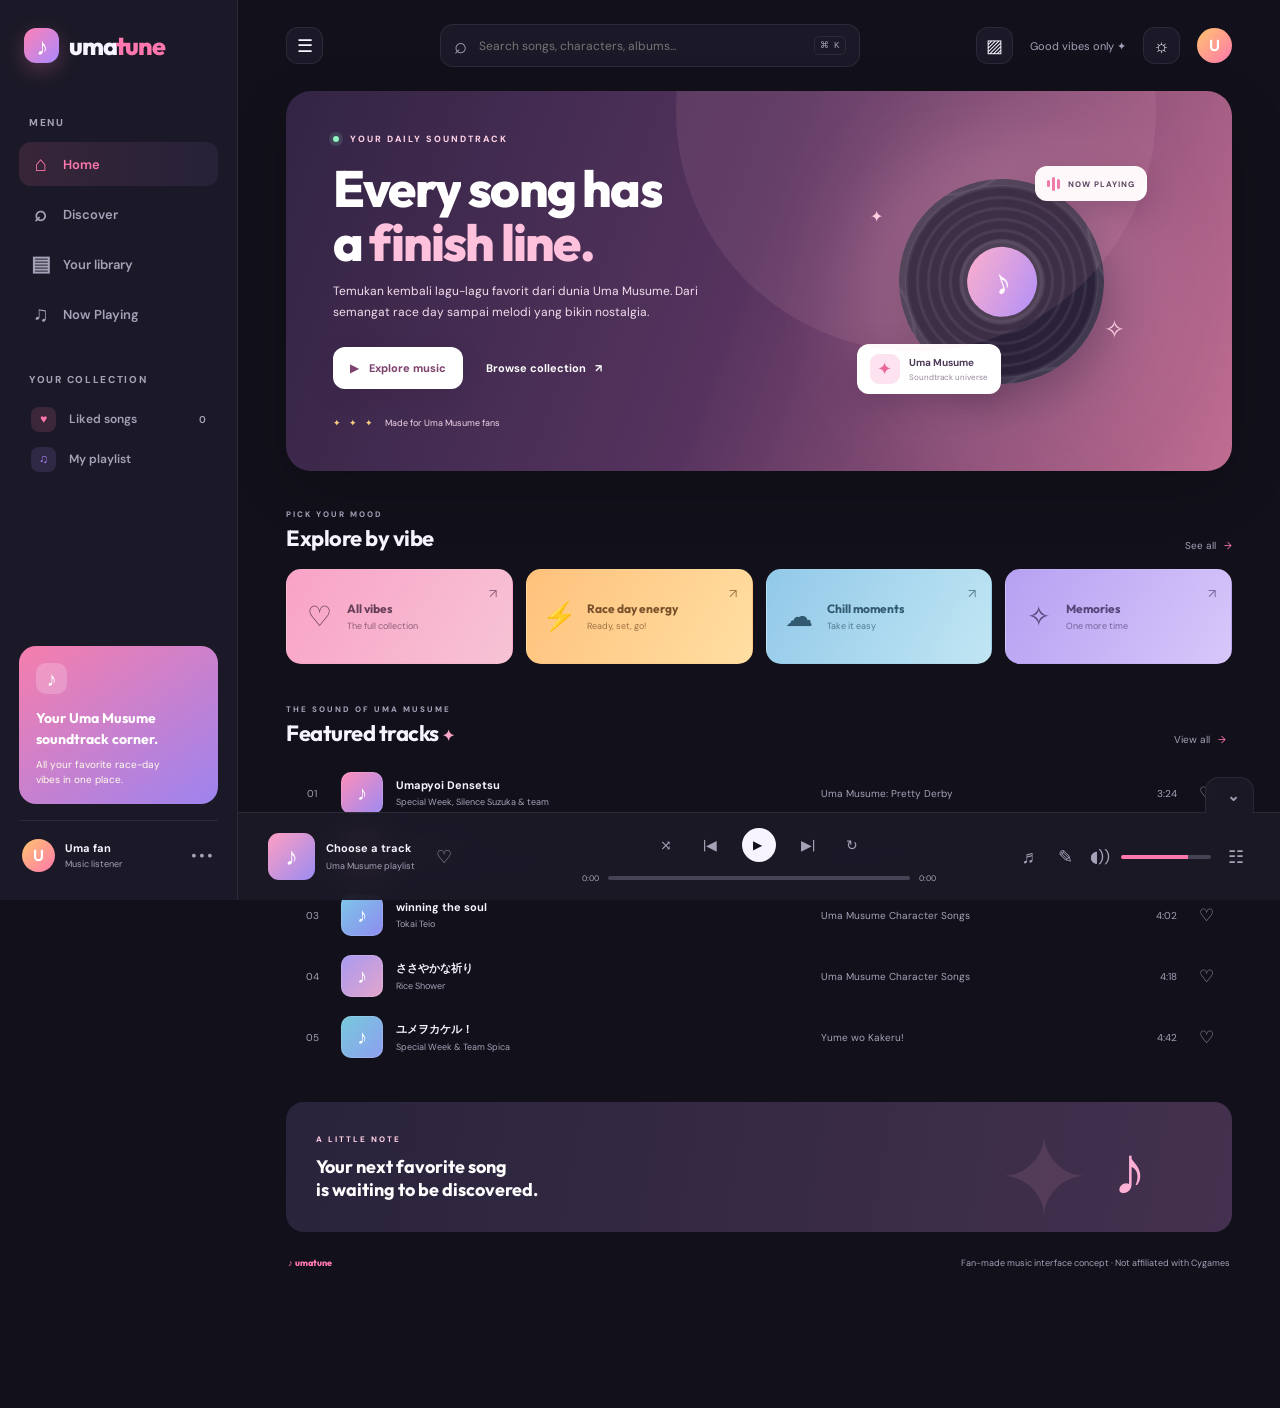
<file: index.html>
<!DOCTYPE html>
<html lang="id">
<head>
  <meta charset="UTF-8">
  <meta name="viewport" content="width=device-width, initial-scale=1.0">
  <meta name="theme-color" content="#171526">
  <title>UmaTune — Uma Musume Music</title>
  <link rel="preconnect" href="https://fonts.googleapis.com">
  <link rel="preconnect" href="https://fonts.gstatic.com" crossorigin>
  <link href="https://fonts.googleapis.com/css2?family=DM+Sans:wght@400;500;600;700;800&family=Outfit:wght@400;500;600;700;800&display=swap" rel="stylesheet">
  <link rel="stylesheet" href="style.css">
</head>
<body data-theme="dark">
  <div class="app-shell">
    <aside class="sidebar">
      <a class="brand" href="#" aria-label="UmaTune home">
        <span class="brand-mark">♪</span><span>uma<span class="brand-accent">tune</span></span>
      </a>
      <div class="side-label">MENU</div>
      <nav class="main-nav">
        <a class="nav-link active" href="index.html"><span>⌂</span> Home</a>
        <a class="nav-link" href="discover.html"><span>⌕</span> Discover</a>
        <a class="nav-link" href="library.html"><span>▤</span> Your library</a><a class="nav-link" href="now-playing.html"><span>♫</span> Now Playing</a>
      </nav>
      <div class="side-label playlist-label">YOUR COLLECTION</div>
      <a class="collection" href="library.html?favorites=1"><span class="collection-icon pink">♥</span><span>Liked songs</span><small id="liked-count">0</small></a>
      <a class="collection" href="library.html"><span class="collection-icon violet">♫</span><span>My playlist</span></a>
      <div class="sidebar-bottom">
        <div class="mini-promo">
          <div class="promo-orb">♪</div>
          <strong>Your Uma Musume<br>soundtrack corner.</strong>
          <p>All your favorite race-day vibes in one place.</p>
        </div>
        <div class="profile-row">
          <div class="avatar">U</div><div><b>Uma fan</b><small>Music listener</small></div>
          <span class="more">•••</span>
        </div>
      </div>
    </aside>

    <main class="main-content" id="home">
      <header class="topbar">
        <div class="mobile-brand"><span class="brand-mark">♪</span> umatune</div>
        <div class="search-wrap"><span class="search-icon">⌕</span><input id="search-input" type="search" placeholder="Search songs, characters, albums..." aria-label="Search music"><kbd>⌘ K</kbd></div>
        <div class="top-actions">
          <span class="greeting">Good vibes only ✦</span>
          <button class="icon-button theme-toggle" id="theme-toggle" aria-label="Switch theme" title="Ganti tema">☼</button>
          <button class="avatar top-avatar" aria-label="Profile">U</button>
        </div>
      </header>

      <section class="hero">
        <div class="hero-copy">
          <div class="eyebrow"><span class="live-dot"></span> YOUR DAILY SOUNDTRACK</div>
          <h1>Every song has<br>a <span>finish line.</span></h1>
          <p>Temukan kembali lagu-lagu favorit dari dunia Uma Musume. Dari semangat race day sampai melodi yang bikin nostalgia.</p>
          <div class="hero-actions">
            <button class="primary-button" id="hero-play"><span>▶</span> Explore music</button>
            <a class="text-button" href="#discover">Browse collection <span>↗</span></a>
          </div>
          <div class="hero-note"><span class="note-stars">✦ ✦ ✦</span> Made for Uma Musume fans</div>
        </div>
        <div class="hero-art" aria-label="Decorative colorful music artwork">
          <div class="art-glow"></div><div class="art-disc"><div class="disc-center">♪</div></div>
          <div class="floating-card card-top"><span class="tiny-eq"><i></i><i></i><i></i></span><span>NOW PLAYING</span></div>
          <div class="floating-card card-bottom"><span class="sparkle">✦</span><div><b>Uma Musume</b><small>Soundtrack universe</small></div></div>
          <div class="art-spark spark-one">✦</div><div class="art-spark spark-two">✧</div>
        </div>
      </section>

      <section class="content-section" id="discover">
        <div class="section-heading"><div><div class="eyebrow muted">PICK YOUR MOOD</div><h2>Explore by vibe</h2></div><a class="see-all" href="#library">See all <span>→</span></a></div>
        <div class="mood-grid">
          <button class="mood-card mood-pink" data-filter="All"><span class="mood-symbol">♡</span><span><b>All vibes</b><small>The full collection</small></span><span class="mood-arrow">↗</span></button>
          <button class="mood-card mood-orange" data-filter="Energetic"><span class="mood-symbol">⚡</span><span><b>Race day energy</b><small>Ready, set, go!</small></span><span class="mood-arrow">↗</span></button>
          <button class="mood-card mood-blue" data-filter="Chill"><span class="mood-symbol">☁</span><span><b>Chill moments</b><small>Take it easy</small></span><span class="mood-arrow">↗</span></button>
          <button class="mood-card mood-purple" data-filter="Nostalgic"><span class="mood-symbol">✧</span><span><b>Memories</b><small>One more time</small></span><span class="mood-arrow">↗</span></button>
        </div>
      </section>

      <section class="content-section tracks-section" id="library">
        <div class="section-heading"><div><div class="eyebrow muted">THE SOUND OF UMA MUSUME</div><h2>Featured tracks <span class="heading-spark">✦</span></h2></div><button class="see-all filter-reset" id="show-all">View all <span>→</span></button></div>
        <div class="track-list" id="track-list"></div>
      </section>

      <section class="bottom-banner">
        <div><span class="eyebrow">A LITTLE NOTE</span><h3>Your next favorite song<br>is waiting to be discovered.</h3></div>
        <div class="banner-star">✦</div><span class="banner-note">♪</span>
      </section>
      <footer> <span>♪ umatune</span><span>Fan-made music interface concept · Not affiliated with Cygames</span></footer>
    </main>
  </div>

  <div class="player-bar">
    <div class="now-playing">
      <div class="cover-placeholder" id="current-cover">♪</div>
      <div class="now-meta"><b id="current-title">Choose a track</b><small id="current-artist">Uma Musume playlist</small></div>
      <button class="like-button" id="current-like" aria-label="Like current song">♡</button>
    </div>
    <div class="player-center">
      <div class="player-controls">
        <button class="control-button" id="shuffle-button" title="Shuffle">⤨</button>
        <button class="control-button" id="prev-button" title="Previous">|◀</button>
        <button class="play-button" id="play-button" title="Play">▶</button>
        <button class="control-button" id="next-button" title="Next">▶|</button>
        <button class="control-button" id="repeat-button" title="Repeat">↻</button>
      </div>
      <div class="progress-row"><span id="elapsed">0:00</span><input type="range" id="seek" min="0" max="100" value="0" aria-label="Seek track"><span id="duration">0:00</span></div>
    </div>
    <div class="player-extra"><span class="volume-icon">◖))</span><input type="range" id="volume" min="0" max="1" step="0.01" value="0.75" aria-label="Volume"><button class="queue-button" title="Queue">☷</button></div>
  </div>

  <audio id="audio-player" preload="metadata"></audio>
  <div class="toast" id="toast" role="status"></div>
  <script src="script.js"></script><script src="extras.js"></script><script src="v3.js"></script>
</body>
</html>
</file>
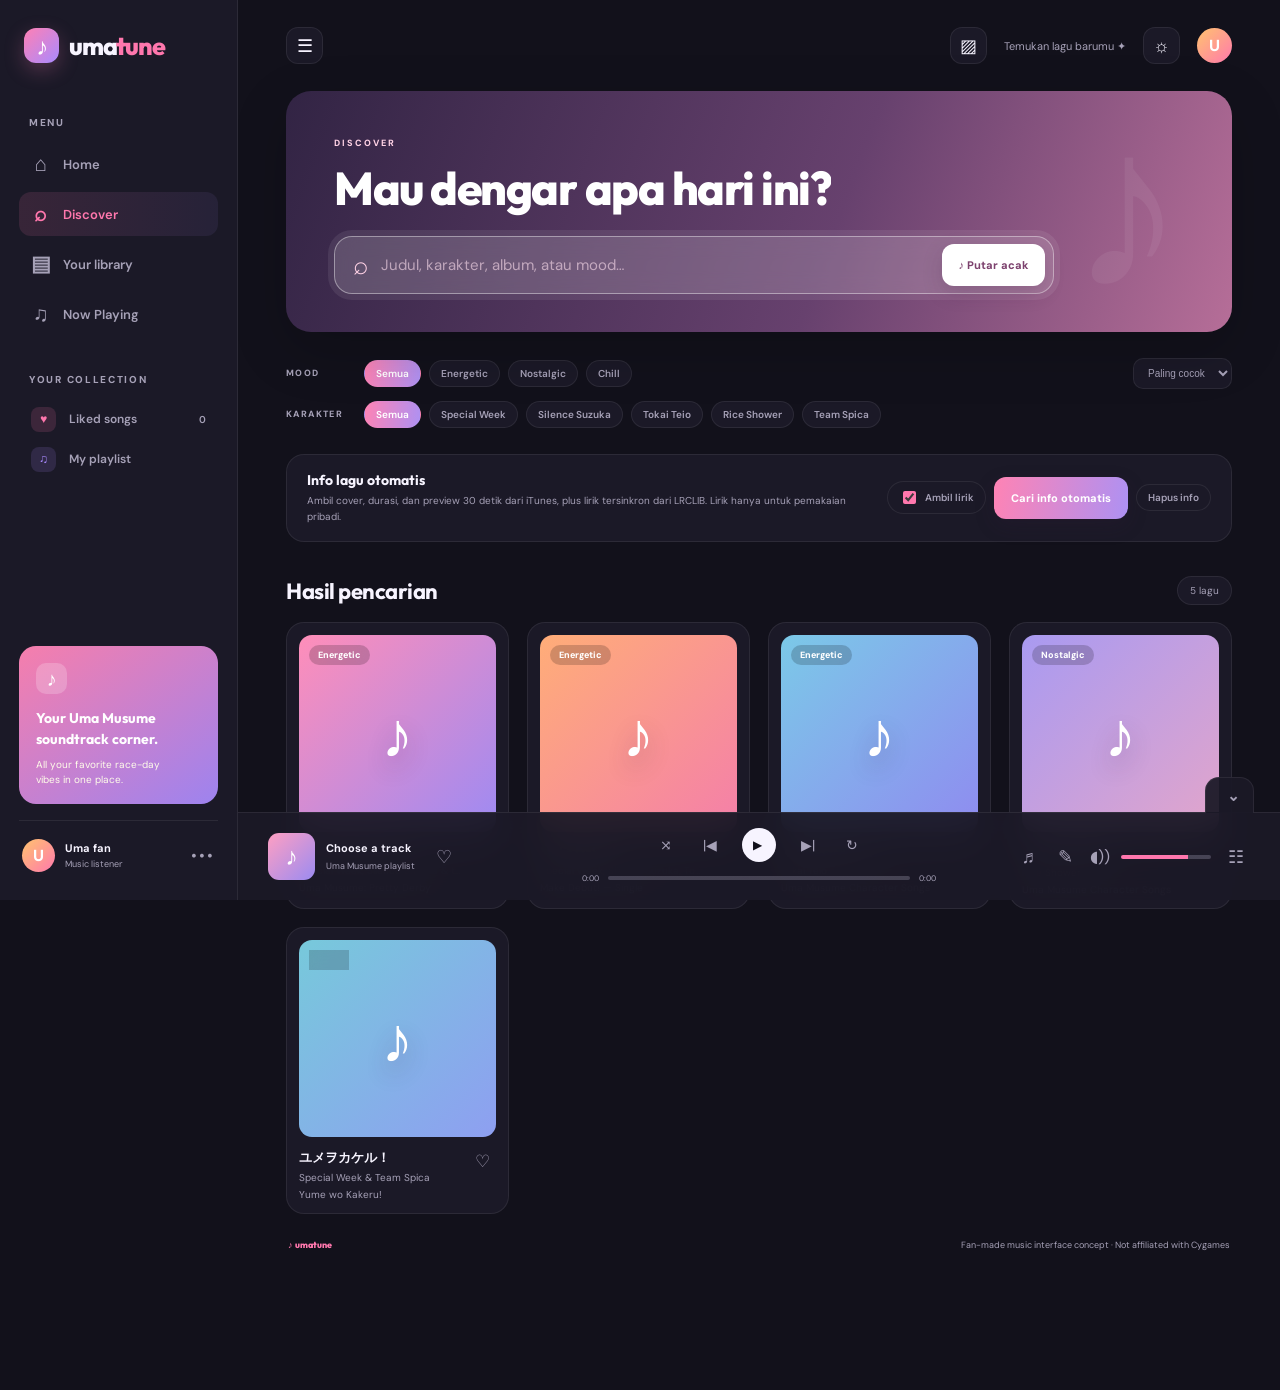
<file: discover.html>
<!DOCTYPE html>
<html lang="id">
<head>
<meta charset="UTF-8"><meta name="viewport" content="width=device-width, initial-scale=1.0"><meta name="theme-color" content="#171526">
<title>Discover — UmaTune</title>
<link rel="preconnect" href="https://fonts.googleapis.com"><link rel="preconnect" href="https://fonts.gstatic.com" crossorigin>
<link href="https://fonts.googleapis.com/css2?family=DM+Sans:wght@400;500;600;700;800&family=Outfit:wght@400;500;600;700;800&display=swap" rel="stylesheet"><link rel="stylesheet" href="style.css">
</head>
<body data-theme="dark" data-page="discover">
<div class="app-shell">
<aside class="sidebar">
<a class="brand" href="index.html"><span class="brand-mark">♪</span><span>uma<span class="brand-accent">tune</span></span></a>
<div class="side-label">MENU</div><nav class="main-nav">
<a class="nav-link" href="index.html"><span>⌂</span> Home</a><a class="nav-link active" href="discover.html"><span>⌕</span> Discover</a><a class="nav-link" href="library.html"><span>▤</span> Your library</a><a class="nav-link" href="now-playing.html"><span>♫</span> Now Playing</a></nav>
<div class="side-label playlist-label">YOUR COLLECTION</div>
<a class="collection" href="library.html?favorites=1"><span class="collection-icon pink">♥</span><span>Liked songs</span><small id="liked-count">0</small></a>
<a class="collection" href="library.html"><span class="collection-icon violet">♫</span><span>My playlist</span></a>
<div class="sidebar-bottom"><div class="mini-promo"><div class="promo-orb">♪</div><strong>Your Uma Musume<br>soundtrack corner.</strong><p>All your favorite race-day vibes in one place.</p></div>
<div class="profile-row"><div class="avatar">U</div><div><b>Uma fan</b><small>Music listener</small></div><span class="more">•••</span></div></div>
</aside>
<main class="main-content">
<header class="topbar"><div class="mobile-brand"><span class="brand-mark">♪</span> umatune</div><div class="top-actions" style="margin-left:auto"><span class="greeting">Temukan lagu barumu ✦</span><button class="icon-button theme-toggle" id="theme-toggle" aria-label="Switch theme" title="Ganti tema">☼</button><button class="avatar top-avatar" aria-label="Menu profil">U</button></div></header>
<section class="disc-hero">
<div class="eyebrow">DISCOVER</div>
<h1>Mau dengar apa hari ini?</h1>
<div class="disc-search" role="search"><span class="search-icon">⌕</span><input id="search-input" type="search" placeholder="Judul, karakter, album, atau mood…" autocomplete="off" aria-label="Cari lagu"><button id="disc-clear" hidden aria-label="Hapus pencarian">✕</button><button class="primary-button" id="disc-random">♪ Putar acak</button></div>
<div class="disc-recent" id="disc-recent" hidden></div>
</section>
<section class="disc-filters" aria-label="Filter">
<div class="chip-row"><span>MOOD</span><div class="chip-row" id="disc-moods"></div><select id="sort-select" aria-label="Urutkan"><option value="rel">Paling cocok</option><option value="title">Judul A–Z</option><option value="duration">Durasi</option><option value="liked">Disukai dulu</option></select></div>
<div class="chip-row"><span>KARAKTER</span><div class="chip-row" id="disc-chars"></div></div>
</section>
<section class="auto-info" aria-label="Info lagu otomatis">
<div class="ai-text"><b>Info lagu otomatis</b><small>Ambil cover, durasi, dan preview 30 detik dari iTunes, plus lirik tersinkron dari LRCLIB. Lirik hanya untuk pemakaian pribadi.</small></div>
<div class="ai-actions"><label class="chip"><input type="checkbox" id="auto-lyr" checked> Ambil lirik</label><button class="primary-button" id="auto-info" data-act="auto-info">Cari info otomatis</button><button class="chip" data-act="auto-reset">Hapus info</button></div>
<div id="auto-log" aria-live="polite"></div>
</section>
<section class="disc-results"><div class="section-heading"><div><h2>Hasil pencarian</h2></div><div class="library-count" id="disc-count">0 lagu</div></div><div class="disc-grid" id="disc-grid"></div></section>
<footer><span>♪ umatune</span><span>Fan-made music interface concept · Not affiliated with Cygames</span></footer>
</main>
</div>
<div class="player-bar">
<div class="now-playing"><div class="cover-placeholder" id="current-cover">♪</div><div class="now-meta"><b id="current-title">Choose a track</b><small id="current-artist">Uma Musume playlist</small></div><button class="like-button" id="current-like" aria-label="Like current song">♡</button></div>
<div class="player-center"><div class="player-controls"><button class="control-button" id="shuffle-button" title="Shuffle">⤨</button><button class="control-button" id="prev-button" title="Previous">|◀</button><button class="play-button" id="play-button" title="Play">▶</button><button class="control-button" id="next-button" title="Next">▶|</button><button class="control-button" id="repeat-button" title="Repeat">↻</button></div><div class="progress-row"><span id="elapsed">0:00</span><input type="range" id="seek" min="0" max="100" value="0" aria-label="Seek track"><span id="duration">0:00</span></div></div>
<div class="player-extra"><span class="volume-icon">◖))</span><input type="range" id="volume" min="0" max="1" step="0.01" value="0.75" aria-label="Volume"><button class="queue-button" title="Queue">☷</button></div></div>
<audio id="audio-player" preload="metadata"></audio><div class="toast" id="toast" role="status"></div><script src="script.js"></script><script src="extras.js"></script><script src="v3.js"></script>
</body></html>
</file>
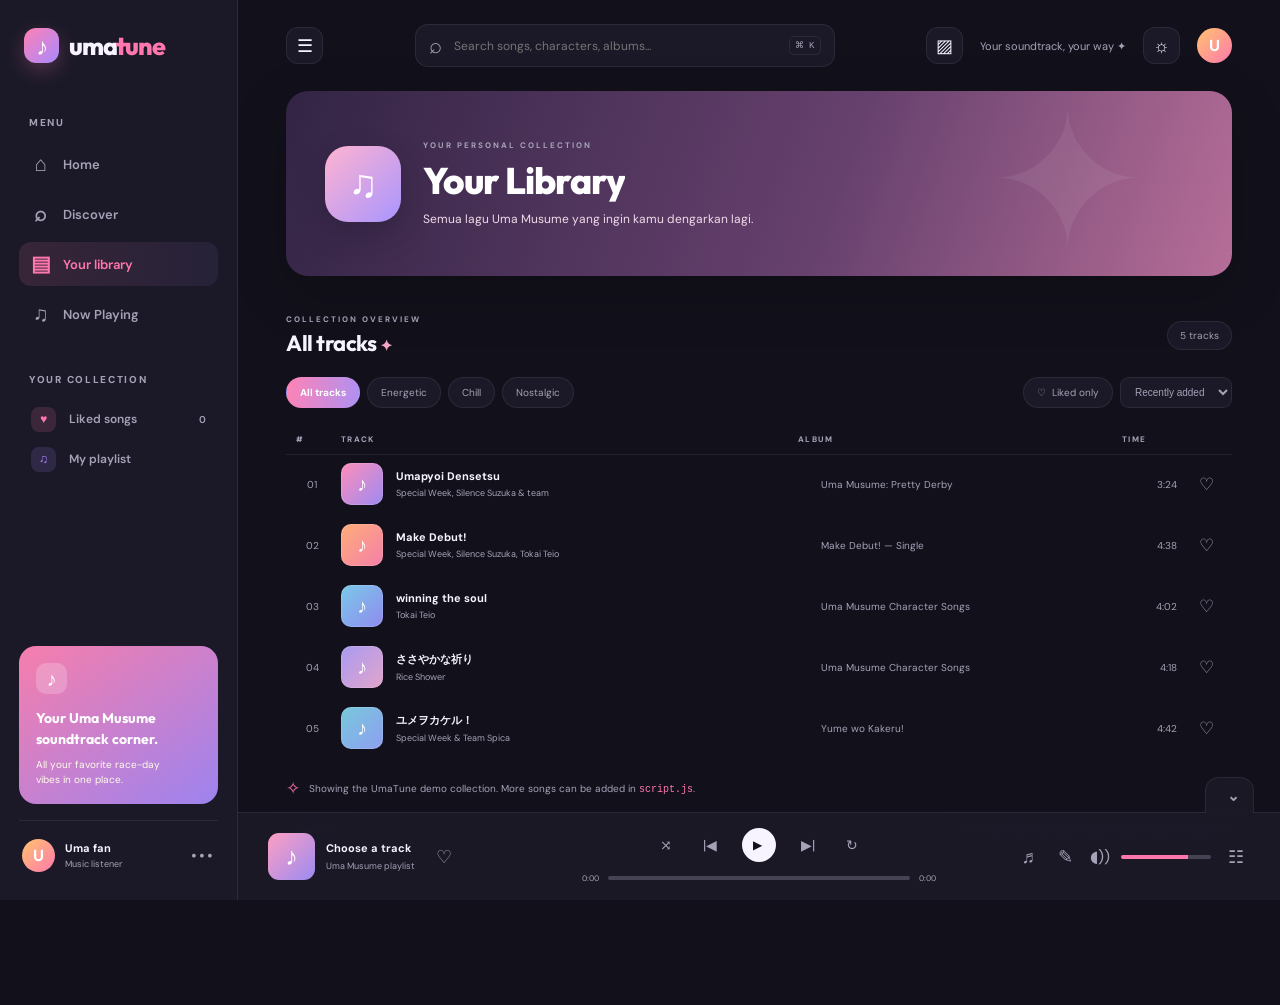
<file: library.html>
<!DOCTYPE html>
<html lang="id">
<head>
<meta charset="UTF-8"><meta name="viewport" content="width=device-width, initial-scale=1.0"><meta name="theme-color" content="#171526">
<title>Your Library — UmaTune</title>
<link rel="preconnect" href="https://fonts.googleapis.com"><link rel="preconnect" href="https://fonts.gstatic.com" crossorigin>
<link href="https://fonts.googleapis.com/css2?family=DM+Sans:wght@400;500;600;700;800&family=Outfit:wght@400;500;600;700;800&display=swap" rel="stylesheet"><link rel="stylesheet" href="style.css">
</head>
<body data-theme="dark" data-page="library">
<div class="app-shell">
<aside class="sidebar">
<a class="brand" href="index.html"><span class="brand-mark">♪</span><span>uma<span class="brand-accent">tune</span></span></a>
<div class="side-label">MENU</div><nav class="main-nav">
<a class="nav-link" href="index.html"><span>⌂</span> Home</a><a class="nav-link" href="discover.html"><span>⌕</span> Discover</a><a class="nav-link active" href="library.html"><span>▤</span> Your library</a><a class="nav-link" href="now-playing.html"><span>♫</span> Now Playing</a></nav>
<div class="side-label playlist-label">YOUR COLLECTION</div>
<a class="collection" href="library.html?favorites=1"><span class="collection-icon pink">♥</span><span>Liked songs</span><small id="liked-count">0</small></a>
<a class="collection" href="library.html"><span class="collection-icon violet">♫</span><span>My playlist</span></a>
<div class="sidebar-bottom"><div class="mini-promo"><div class="promo-orb">♪</div><strong>Your Uma Musume<br>soundtrack corner.</strong><p>All your favorite race-day vibes in one place.</p></div>
<div class="profile-row"><div class="avatar">U</div><div><b>Uma fan</b><small>Music listener</small></div><span class="more">•••</span></div></div>
</aside>
<main class="main-content library-main">
<header class="topbar"><div class="mobile-brand"><span class="brand-mark">♪</span> umatune</div>
<div class="search-wrap"><span class="search-icon">⌕</span><input id="search-input" type="search" placeholder="Search songs, characters, albums..." aria-label="Search music"><kbd>⌘ K</kbd></div>
<div class="top-actions"><span class="greeting">Your soundtrack, your way ✦</span><button class="icon-button theme-toggle" id="theme-toggle" aria-label="Switch theme" title="Ganti tema">☼</button><button class="avatar top-avatar" aria-label="Profile">U</button></div></header>
<section class="library-hero"><div class="library-hero-icon">♫</div><div><div class="eyebrow muted">YOUR PERSONAL COLLECTION</div><h1>Your Library</h1><p>Semua lagu Uma Musume yang ingin kamu dengarkan lagi.</p></div><div class="library-hero-decoration">✦</div></section>
<section class="library-content">
<div class="section-heading library-heading"><div><div class="eyebrow muted">COLLECTION OVERVIEW</div><h2>All tracks <span class="heading-spark">✦</span></h2></div><div class="library-count" id="track-count">5 tracks</div></div>
<div class="library-toolbar"><div class="filter-pills" id="library-filters">
<button class="filter-pill active" data-filter="All">All tracks</button><button class="filter-pill" data-filter="Energetic">Energetic</button><button class="filter-pill" data-filter="Chill">Chill</button><button class="filter-pill" data-filter="Nostalgic">Nostalgic</button></div>
<div class="library-tools"><button class="favorites-filter" id="favorites-filter">♡ <span>Liked only</span></button>
<select id="sort-select" aria-label="Sort tracks"><option value="default">Recently added</option><option value="title">Title A–Z</option><option value="duration">Duration</option></select></div></div>
<div class="library-list-head"><span>#</span><span>TRACK</span><span>ALBUM</span><span>TIME</span><span></span></div>
<div class="track-list library-track-list" id="track-list"></div>
<div class="library-footnote"><span class="footnote-icon">✧</span><span>Showing the UmaTune demo collection. More songs can be added in <code>script.js</code>.</span></div>
</section>
<footer><span>♪ umatune</span><span>Fan-made music interface concept · Not affiliated with Cygames</span></footer>
</main></div>
<div class="player-bar">
<div class="now-playing"><div class="cover-placeholder" id="current-cover">♪</div><div class="now-meta"><b id="current-title">Choose a track</b><small id="current-artist">Uma Musume playlist</small></div><button class="like-button" id="current-like" aria-label="Like current song">♡</button></div>
<div class="player-center"><div class="player-controls"><button class="control-button" id="shuffle-button" title="Shuffle">⤨</button><button class="control-button" id="prev-button" title="Previous">|◀</button><button class="play-button" id="play-button" title="Play">▶</button><button class="control-button" id="next-button" title="Next">▶|</button><button class="control-button" id="repeat-button" title="Repeat">↻</button></div><div class="progress-row"><span id="elapsed">0:00</span><input type="range" id="seek" min="0" max="100" value="0" aria-label="Seek track"><span id="duration">0:00</span></div></div>
<div class="player-extra"><span class="volume-icon">◖))</span><input type="range" id="volume" min="0" max="1" step="0.01" value="0.75" aria-label="Volume"><button class="queue-button" title="Queue">☷</button></div></div>
<audio id="audio-player" preload="metadata"></audio><div class="toast" id="toast" role="status"></div><script src="script.js"></script><script src="extras.js"></script><script src="v3.js"></script>
</body></html>
</file>
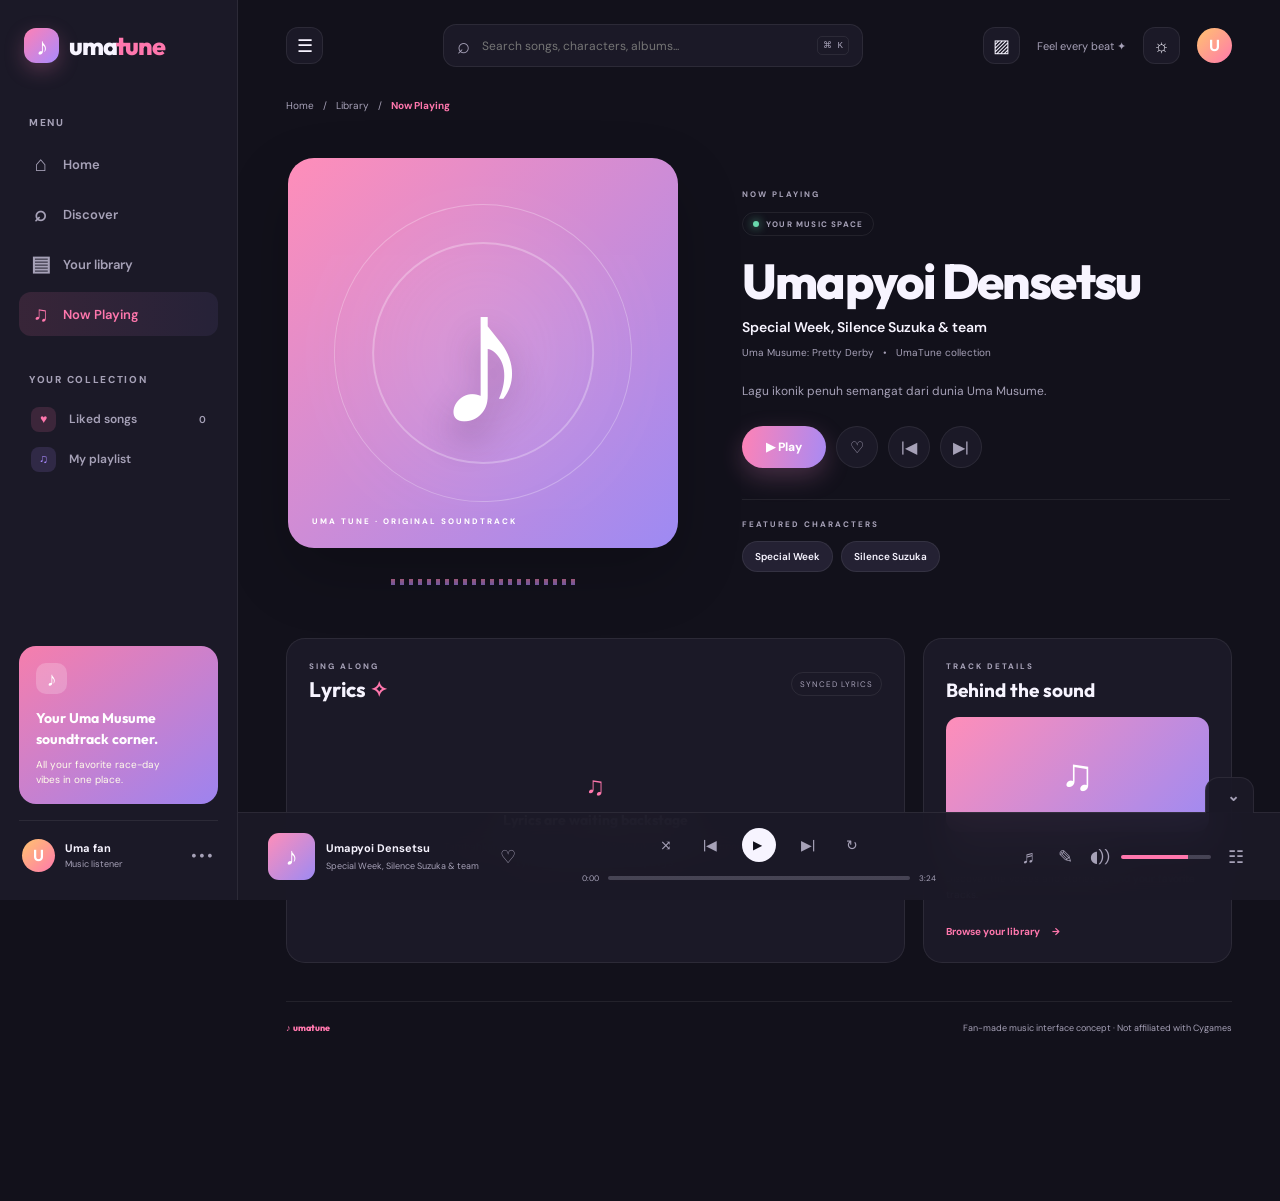
<file: now-playing.html>
<!DOCTYPE html>
<html lang="id">
<head><meta charset="UTF-8"><meta name="viewport" content="width=device-width, initial-scale=1.0"><meta name="theme-color" content="#171526"><title>Now Playing — UmaTune</title>
<link rel="preconnect" href="https://fonts.googleapis.com"><link rel="preconnect" href="https://fonts.gstatic.com" crossorigin><link href="https://fonts.googleapis.com/css2?family=DM+Sans:wght@400;500;600;700;800&family=Outfit:wght@400;500;600;700;800&display=swap" rel="stylesheet"><link rel="stylesheet" href="style.css"></head>
<body data-theme="dark" data-page="now-playing">
<div class="app-shell"><aside class="sidebar">
<a class="brand" href="index.html"><span class="brand-mark">♪</span><span>uma<span class="brand-accent">tune</span></span></a><div class="side-label">MENU</div>
<nav class="main-nav"><a class="nav-link" href="index.html"><span>⌂</span> Home</a><a class="nav-link" href="discover.html"><span>⌕</span> Discover</a><a class="nav-link" href="library.html"><span>▤</span> Your library</a><a class="nav-link active" href="now-playing.html"><span>♫</span> Now Playing</a></nav>
<div class="side-label playlist-label">YOUR COLLECTION</div><a class="collection" href="library.html?favorites=1"><span class="collection-icon pink">♥</span><span>Liked songs</span><small id="liked-count">0</small></a><a class="collection" href="library.html"><span class="collection-icon violet">♫</span><span>My playlist</span></a>
<div class="sidebar-bottom"><div class="mini-promo"><div class="promo-orb">♪</div><strong>Your Uma Musume<br>soundtrack corner.</strong><p>All your favorite race-day vibes in one place.</p></div><div class="profile-row"><div class="avatar">U</div><div><b>Uma fan</b><small>Music listener</small></div><span class="more">•••</span></div></div>
</aside>
<main class="main-content now-main">
<header class="topbar"><div class="mobile-brand"><span class="brand-mark">♪</span> umatune</div><div class="search-wrap"><span class="search-icon">⌕</span><input id="search-input" type="search" placeholder="Search songs, characters, albums..." aria-label="Search music"><kbd>⌘ K</kbd></div><div class="top-actions"><span class="greeting">Feel every beat ✦</span><button class="icon-button theme-toggle" id="theme-toggle" aria-label="Switch theme">☼</button><button class="avatar top-avatar" aria-label="Profile">U</button></div></header>
<div class="now-breadcrumb"><a href="index.html">Home</a><span>/</span><a href="library.html">Library</a><span>/</span><b>Now Playing</b></div>
<section class="now-hero">
<div class="now-art-column"><div class="now-art" id="np-cover"><div class="art-glow"></div><span class="art-note">♪</span><span class="art-caption">UMA TUNE · ORIGINAL SOUNDTRACK</span></div><div class="visualizer" id="visualizer" aria-label="Audio visualizer"><i></i><i></i><i></i><i></i><i></i><i></i><i></i><i></i><i></i><i></i><i></i><i></i><i></i><i></i><i></i><i></i><i></i><i></i><i></i><i></i><i></i></div></div>
<div class="now-info"><div class="eyebrow muted">NOW PLAYING</div><div class="now-status"><span class="status-dot"></span> YOUR MUSIC SPACE</div><h1 id="np-title">Umapyoi Densetsu</h1><p class="np-artist" id="np-artist">Special Week, Silence Suzuka &amp; team</p><div class="np-meta"><span id="np-album">Uma Musume: Pretty Derby</span><span>•</span><span>UmaTune collection</span></div><p class="np-description" id="np-description">Lagu ikonik penuh semangat dari dunia Uma Musume.</p>
<div class="np-actions"><button class="np-primary" id="np-play">▶ <span>Play</span></button><button class="np-round" id="np-like" aria-label="Like track">♡</button><button class="np-round" id="np-prev" aria-label="Previous track">|◀</button><button class="np-round" id="np-next" aria-label="Next track">▶|</button></div>
<div class="np-character-block"><div class="eyebrow muted">FEATURED CHARACTERS</div><div class="character-chips" id="np-characters"></div></div>
</div></section>
<section class="now-lower"><div class="lyrics-panel"><div class="panel-heading"><div><div class="eyebrow muted">SING ALONG</div><h2>Lyrics <span>✧</span></h2></div><span class="lyrics-label">SYNCED LYRICS</span></div><div id="lyrics-content" class="lyrics-content"></div></div>
<aside class="track-details"><div class="eyebrow muted">TRACK DETAILS</div><h3>Behind the sound</h3><div class="detail-art" id="detail-art">♫</div><div class="detail-title" id="detail-title">Uma Musume soundtrack</div><p>Discover the voices and stories behind your favorite tracks.</p><a href="library.html" class="back-library">Browse your library <span>→</span></a></aside></section>
<footer><span>♪ umatune</span><span>Fan-made music interface concept · Not affiliated with Cygames</span></footer>
</main></div>
<!-- Shared controls required by the global mini-player script. -->
<div class="player-bar"><div class="now-playing"><div class="cover-placeholder" id="current-cover">♪</div><div class="now-meta"><b id="current-title">Choose a track</b><small id="current-artist">Uma Musume playlist</small></div><button class="like-button" id="current-like" aria-label="Like current song">♡</button></div>
<div class="player-center"><div class="player-controls"><button class="control-button" id="shuffle-button" title="Shuffle">⤨</button><button class="control-button" id="prev-button" title="Previous">|◀</button><button class="play-button" id="play-button" title="Play">▶</button><button class="control-button" id="next-button" title="Next">▶|</button><button class="control-button" id="repeat-button" title="Repeat">↻</button></div><div class="progress-row"><span id="elapsed">0:00</span><input type="range" id="seek" min="0" max="100" value="0" aria-label="Seek track"><span id="duration">0:00</span></div></div>
<div class="player-extra"><span class="volume-icon">◖))</span><input type="range" id="volume" min="0" max="1" step="0.01" value="0.75" aria-label="Volume"><button class="queue-button" title="Queue">☷</button></div></div>
<audio id="audio-player" preload="metadata"></audio><div class="toast" id="toast" role="status"></div>
<div class="hidden-script-controls" hidden><div id="track-list"></div><button id="show-all"></button><button id="hero-play"></button></div>
<script src="script.js"></script><script src="extras.js"></script><script src="v3.js"></script>
</body></html>
</file>
<file: style.css>
@import url('https://fonts.googleapis.com/css2?family=DM+Sans:wght@400;500;600;700;800&family=Outfit:wght@400;500;600;700;800&display=swap');
:root{font-family:'DM Sans',sans-serif;color-scheme:dark;--bg:#12111b;--panel:#1b1927;--panel2:#242133;--text:#f7f4ff;--muted:#a6a1b7;--line:rgba(255,255,255,.075);--accent:#ff77ad;--accent2:#a98aff;--shadow:0 18px 55px rgba(0,0,0,.18)}
*{box-sizing:border-box}html{scroll-behavior:smooth}body{margin:0;background:var(--bg);color:var(--text);padding-bottom:105px;transition:background .25s,color .25s}body[data-theme="light"]{color-scheme:light;--bg:#f7f5fb;--panel:#fff;--panel2:#f0edf7;--text:#272238;--muted:#817b91;--line:rgba(43,33,65,.1);--shadow:0 18px 55px rgba(62,45,90,.08)}
button,a,input{font:inherit}button{color:inherit}.app-shell{min-height:100vh}.sidebar{position:fixed;inset:0 auto 0 0;width:238px;padding:28px 19px;background:var(--panel);border-right:1px solid var(--line);display:flex;flex-direction:column;z-index:5}.brand{display:flex;align-items:center;gap:10px;color:var(--text);font:800 25px Outfit,sans-serif;text-decoration:none;letter-spacing:-1.2px;margin:0 0 53px 5px}.brand-mark{width:35px;height:35px;border-radius:12px;background:linear-gradient(135deg,#ff80b4,#a98aff);display:grid;place-items:center;color:white;font-size:24px;box-shadow:0 7px 20px #ed78ad44}.brand-accent{color:var(--accent)}.side-label{font-size:10px;font-weight:800;letter-spacing:1.7px;color:var(--muted);padding:0 10px 13px}.main-nav{display:grid;gap:6px}.nav-link,.collection{height:44px;display:flex;align-items:center;gap:13px;padding:0 12px;border-radius:12px;text-decoration:none;color:var(--muted);font-size:13px;font-weight:600;transition:.2s var(--ease)}.nav-link span{font-size:21px;width:19px;text-align:center}.nav-link:hover,.collection:hover{background:var(--panel2);color:var(--text)}.nav-link.active{background:linear-gradient(90deg,#ff77ad20,#a98aff14);color:var(--accent)}.playlist-label{margin-top:37px}.collection{height:40px;font-size:12px}.collection small{margin-left:auto;color:var(--muted)}.collection-icon{width:25px;height:25px;border-radius:8px;display:grid;place-items:center}.pink{background:#ff77ad25;color:#ff77ad}.violet{background:#a98aff25;color:#a98aff}.sidebar-bottom{margin-top:auto}.mini-promo{background:linear-gradient(145deg,#f67eac,#9d83ef);border-radius:17px;padding:17px;color:white;position:relative;overflow:hidden}.promo-orb{width:31px;height:31px;background:#ffffff33;border-radius:10px;display:grid;place-items:center;margin-bottom:13px;font-size:20px}.mini-promo strong{font:700 14px/1.3 Outfit}.mini-promo p{font-size:10px;line-height:1.5;color:#fffde9;margin:8px 0 0;max-width:150px}.profile-row{display:flex;align-items:center;gap:10px;padding:18px 3px 0;margin-top:16px;border-top:1px solid var(--line)}.avatar{width:33px;height:33px;border:0;border-radius:50%;display:grid;place-items:center;background:linear-gradient(135deg,#ffc36e,#ff79ad);color:white;font-weight:800}.profile-row b,.profile-row small{display:block}.profile-row b{font-size:11px}.profile-row small{font-size:9px;color:var(--muted);margin-top:3px}.more{margin-left:auto;color:var(--muted);letter-spacing:2px}
.main-content{margin-left:238px;padding:0 48px 34px;max-width:1600px}.topbar{height:91px;display:flex;align-items:center;justify-content:space-between;gap:20px}.search-wrap{height:43px;width:min(420px,48%);background:var(--panel);border:1px solid var(--line);border-radius:13px;display:flex;align-items:center;padding:0 13px;gap:10px}.search-icon{font-size:22px;color:var(--muted)}.search-wrap input{border:0;outline:0;background:transparent;color:var(--text);width:100%;font-size:12px}.search-wrap kbd{white-space:nowrap;font-size:9px;color:var(--muted);border:1px solid var(--line);border-radius:5px;padding:3px 5px}.top-actions{display:flex;align-items:center;gap:17px}.greeting{font-size:11px;color:var(--muted)}.icon-button{width:37px;height:37px;border-radius:12px;background:var(--panel);border:1px solid var(--line);cursor:pointer;font-size:18px}.top-avatar{width:35px;height:35px;cursor:pointer}.mobile-brand{display:none}
.hero{min-height:325px;border-radius:25px;position:relative;overflow:hidden;padding:42px 47px;background:linear-gradient(110deg,#322444 0%,#55335e 48%,#c16d92 100%);box-shadow:var(--shadow);display:flex;align-items:center}.hero:after{content:"";position:absolute;width:480px;height:480px;border-radius:50%;right:8%;top:-220px;background:#ffb0cb18}.hero-copy{position:relative;z-index:2;max-width:500px}.eyebrow{font-size:9px;font-weight:800;letter-spacing:2px;color:#ffd2e5}.live-dot{display:inline-block;width:6px;height:6px;border-radius:50%;background:#91f2c2;margin-right:7px;box-shadow:0 0 0 4px #91f2c222}.hero h1{font:800 clamp(34px,4vw,51px)/1.05 Outfit,sans-serif;letter-spacing:-1.8px;margin:17px 0 12px;color:white}.hero h1 span{color:#ffc1dc}.hero-copy>p{font-size:12px;line-height:1.75;color:#f3ddeb;max-width:390px;margin:0}.hero-actions{display:flex;align-items:center;gap:23px;margin-top:24px}.primary-button{height:42px;border:0;border-radius:12px;padding:0 17px;background:#fff;color:#7d426e;font-size:11px;font-weight:800;cursor:pointer;box-shadow:0 7px 20px #351d3d30;transition:.2s var(--ease)}.primary-button:hover{transform:translateY(-2px)}.primary-button span{margin-right:8px}.text-button{font-size:11px;color:white;text-decoration:none;font-weight:700}.text-button span{margin-left:6px}.hero-note{font-size:9px;color:#f2d6e7;margin-top:28px}.note-stars{color:#ffcf80;margin-right:7px;letter-spacing:3px}.hero-art{position:absolute;right:9%;top:50%;transform:translateY(-50%);width:290px;height:270px;display:grid;place-items:center}.art-glow{position:absolute;width:235px;height:235px;background:#ffb1d5;filter:blur(55px);opacity:.45;border-radius:50%}.art-disc{width:205px;height:205px;border-radius:50%;background:repeating-radial-gradient(circle at center,#292238 0 5px,#393049 6px 8px,#292238 9px 11px);box-shadow:0 20px 55px #24152c77;display:grid;place-items:center;transform:rotate(-18deg);border:7px solid #ffffff1c}.disc-center{width:70px;height:70px;border-radius:50%;background:linear-gradient(135deg,#ffb0ca,#a88bff);display:grid;place-items:center;color:white;font-size:35px;box-shadow:0 0 0 8px #ffffff14}.floating-card{position:absolute;background:#fff;color:#4b3a58;border-radius:12px;box-shadow:0 10px 30px #351c3b44;display:flex;align-items:center}.card-top{top:20px;right:0;padding:10px 12px;gap:8px;font-size:8px;font-weight:800;letter-spacing:1px}.tiny-eq{height:15px;display:flex;gap:2px;align-items:center}.tiny-eq i{display:block;width:3px;border-radius:4px;background:#ed75a8;height:7px}.tiny-eq i:nth-child(2){height:14px}.tiny-eq i:nth-child(3){height:10px}.card-bottom{bottom:22px;left:0;padding:10px 13px;gap:9px}.sparkle{width:30px;height:30px;background:#fce3ef;border-radius:9px;display:grid;place-items:center;color:#e96b9c;font-size:18px}.card-bottom b,.card-bottom small{display:block}.card-bottom b{font-size:10px}.card-bottom small{font-size:8px;color:#95879b;margin-top:3px}.art-spark{position:absolute;color:#ffd0e4}.spark-one{top:60px;left:13px}.spark-two{right:22px;bottom:70px;font-size:25px}
.content-section{margin-top:38px}.section-heading{display:flex;justify-content:space-between;align-items:end;margin-bottom:17px}.muted{color:var(--muted);font-size:8px}.section-heading h2{font:700 22px Outfit;margin:5px 0 0;letter-spacing:-.5px}.see-all{font-size:10px;color:var(--muted);text-decoration:none;background:none;border:0;cursor:pointer}.see-all span{color:var(--accent);margin-left:5px}.heading-spark{color:#f6a7c6;font-size:15px}.mood-grid{display:grid;grid-template-columns:repeat(4,1fr);gap:13px}.mood-card{border:1px solid transparent;border-radius:15px;min-height:95px;padding:15px;display:flex;align-items:center;text-align:left;gap:11px;cursor:pointer;transition:.2s var(--ease)}.mood-card:hover{transform:translateY(-3px);filter:brightness(1.08)}.mood-pink{background:linear-gradient(120deg,#f9a3c6,#f7c3d5);color:#673e59}.mood-orange{background:linear-gradient(120deg,#ffc17c,#ffdfa2);color:#77502b}.mood-blue{background:linear-gradient(120deg,#92c9e9,#c1e6f3);color:#315a70}.mood-purple{background:linear-gradient(120deg,#b6a1f2,#d7c7fa);color:#554478}.mood-symbol{font-size:28px;width:34px;text-align:center}.mood-card b,.mood-card small{display:block}.mood-card b{font:700 12px Outfit}.mood-card small{font-size:9px;opacity:.72;margin-top:4px}.mood-arrow{margin-left:auto;align-self:flex-start;font-size:13px;opacity:.7}
.tracks-section{margin-top:40px}.track-list{display:grid;gap:3px}.track-row{display:grid;grid-template-columns:32px 42px minmax(120px,1fr) minmax(90px,.7fr) 55px 32px;align-items:center;gap:13px;padding:8px 10px;border-radius:12px;transition:.18s var(--ease)}.track-row:hover{background:var(--panel)}.track-number{font-size:10px;color:var(--muted);text-align:center}.track-cover{width:42px;height:42px;border-radius:10px;display:grid;place-items:center;font-size:20px;color:white;box-shadow:inset 0 0 0 1px #ffffff22}.track-main b,.track-main small{display:block;white-space:nowrap;overflow:hidden;text-overflow:ellipsis}.track-main b{font-size:11px}.track-main small{font-size:9px;color:var(--muted);margin-top:4px}.track-album{font-size:10px;color:var(--muted);white-space:nowrap;overflow:hidden;text-overflow:ellipsis}.track-duration{font-size:10px;color:var(--muted);text-align:right}.row-like{border:0;background:none;color:var(--muted);font-size:17px;cursor:pointer}.row-like.liked{color:#ff77ad}.track-play{width:27px;height:27px;border:0;border-radius:50%;background:var(--panel2);font-size:10px;cursor:pointer;display:none}.track-row:hover .track-play{display:block}.track-row:hover .track-number{display:none}.empty-state{padding:25px;text-align:center;color:var(--muted);font-size:12px}
.bottom-banner{margin-top:36px;min-height:130px;border-radius:18px;padding:24px 30px;background:linear-gradient(100deg,#29233b,#44314f);position:relative;overflow:hidden}.bottom-banner .eyebrow{font-size:8px}.bottom-banner h3{font:700 18px/1.3 Outfit;color:white;margin:8px 0 0}.banner-star{position:absolute;right:15%;top:5px;font-size:110px;color:#ffb4d21c}.banner-note{position:absolute;right:9%;top:25px;font-size:68px;color:#ffb1d5}.main-content footer{display:flex;justify-content:space-between;color:var(--muted);font-size:9px;padding:25px 2px 0}.main-content footer span:first-child{font-weight:800;color:var(--accent);font-family:Outfit}
.player-bar{position:fixed;z-index:10;bottom:0;left:238px;right:0;height:88px;background:color-mix(in srgb,var(--panel) 94%,transparent);backdrop-filter:blur(18px);border-top:1px solid var(--line);display:grid;grid-template-columns:1fr 1.2fr 1fr;align-items:center;padding:0 30px;gap:20px}.now-playing{display:flex;align-items:center;gap:11px;min-width:0}.cover-placeholder{width:47px;height:47px;border-radius:11px;background:linear-gradient(135deg,#ff9fc2,#9b8bf1);display:grid;place-items:center;color:white;font-size:25px;flex-shrink:0}.now-meta{min-width:0}.now-meta b,.now-meta small{display:block;white-space:nowrap;overflow:hidden;text-overflow:ellipsis}.now-meta b{font-size:11px}.now-meta small{font-size:9px;color:var(--muted);margin-top:5px}.like-button{border:0;background:none;color:var(--muted);font-size:18px;cursor:pointer;margin-left:4px}.like-button.liked{color:#ff77ad}.player-center{max-width:440px;width:100%;justify-self:center}.player-controls{display:flex;justify-content:center;align-items:center;gap:19px}.control-button{border:0;background:none;color:var(--muted);font-size:14px;cursor:pointer}.control-button.active{color:var(--accent)}.play-button{width:34px;height:34px;border:0;border-radius:50%;background:var(--text);color:var(--bg);font-size:12px;cursor:pointer;padding-left:3px}.progress-row{display:flex;align-items:center;gap:9px;margin-top:8px;color:var(--muted);font-size:8px}.progress-row input,.player-extra input{width:100%;accent-color:var(--accent);height:3px;cursor:pointer}.player-extra{display:flex;align-items:center;justify-content:flex-end;gap:11px;color:var(--muted)}.player-extra input{max-width:90px}.queue-button{border:0;background:none;color:var(--muted);font-size:18px;cursor:pointer}.toast{position:fixed;bottom:105px;left:50%;transform:translate(-50%,15px);opacity:0;pointer-events:none;background:var(--text);color:var(--bg);padding:10px 16px;border-radius:10px;font-size:11px;box-shadow:var(--shadow);transition:.25s var(--ease);z-index:20}.toast.show{opacity:1;transform:translate(-50%,0)}
@media(max-width:1100px){.sidebar{width:205px}.main-content{margin-left:205px;padding:0 30px 30px}.player-bar{left:205px}.hero-art{right:4%;transform:translateY(-50%) scale(.85)}.mood-grid{grid-template-columns:repeat(2,1fr)}}
@media(max-width:760px){body{padding-bottom:145px}.sidebar{display:none}.main-content{margin:0;padding:0 18px 25px}.topbar{height:70px}.mobile-brand{display:flex;align-items:center;gap:7px;font:800 17px Outfit;white-space:nowrap}.mobile-brand .brand-mark{width:28px;height:28px;font-size:19px;border-radius:9px}.search-wrap{width:auto;flex:1;height:39px}.search-wrap kbd,.greeting,.top-avatar{display:none}.top-actions{gap:8px}.hero{min-height:390px;padding:29px 25px;align-items:flex-start}.hero-copy{max-width:100%}.hero h1{font-size:39px}.hero-copy>p{max-width:330px}.hero-art{width:190px;height:160px;right:5%;top:auto;bottom:-5px;transform:scale(.7);transform-origin:bottom right;opacity:.8}.hero-note{margin-top:20px}.content-section{margin-top:30px}.section-heading h2{font-size:20px}.mood-grid{gap:9px}.mood-card{min-height:82px;padding:11px;gap:7px}.mood-symbol{font-size:23px;width:27px}.mood-card b{font-size:10px}.mood-card small{font-size:8px}.track-row{grid-template-columns:20px 39px minmax(90px,1fr) 36px 25px;gap:8px;padding:8px 4px}.track-cover{width:39px;height:39px}.track-album{display:none}.track-duration{font-size:9px}.track-play{display:block;width:23px;height:23px}.track-number{font-size:9px}.bottom-banner{padding:20px}.bottom-banner h3{font-size:16px}.banner-note{right:5%;font-size:48px}.main-content footer{gap:10px;line-height:1.5}.main-content footer span:last-child{text-align:right}.player-bar{left:0;height:130px;padding:10px 16px;grid-template-columns:1fr auto;grid-template-rows:48px 54px;gap:4px 10px}.now-playing{grid-column:1/2;grid-row:1}.cover-placeholder{width:39px;height:39px}.player-center{grid-column:1/3;grid-row:2;max-width:none}.player-controls{gap:23px}.progress-row{margin-top:4px}.player-extra{grid-column:2;grid-row:1}.player-extra input,.volume-icon,.queue-button{display:none}.toast{bottom:145px}}
@media(max-width:390px){.hero{padding:25px 19px}.hero h1{font-size:34px}.hero-actions{gap:14px}.primary-button{padding:0 12px}.text-button{font-size:10px}.mood-card{gap:5px}.mood-card small{font-size:7px}.mood-symbol{width:23px}.track-row{grid-template-columns:17px 35px minmax(80px,1fr) 30px 23px;gap:6px}.track-cover{width:35px;height:35px}}

/* Music Library page */
.library-main{min-height:100vh}.library-hero{min-height:185px;border-radius:22px;background:linear-gradient(110deg,#322444,#67416e 58%,#b66e98);padding:35px 39px;display:flex;align-items:center;gap:22px;position:relative;overflow:hidden;box-shadow:var(--shadow)}.library-hero-icon{width:76px;height:76px;border-radius:23px;background:linear-gradient(135deg,#ffb3d0,#a995ff);display:grid;place-items:center;color:white;font-size:39px;box-shadow:0 12px 30px #1e142e55}.library-hero h1{font:800 37px Outfit;color:#fff;letter-spacing:-1px;margin:7px 0}.library-hero p{color:#f0dbea;font-size:12px;margin:0}.library-hero-decoration{position:absolute;right:9%;top:-32px;font-size:190px;color:#ffffff12}.library-content{margin-top:38px}.library-heading{align-items:center}.library-count{font-size:10px;color:var(--muted);background:var(--panel);border:1px solid var(--line);border-radius:20px;padding:7px 12px}.library-toolbar{display:flex;justify-content:space-between;align-items:center;gap:14px;margin:20px 0 16px;flex-wrap:wrap}.filter-pills,.library-tools{display:flex;align-items:center;gap:7px}.filter-pill,.favorites-filter{border:1px solid var(--line);background:var(--panel);color:var(--muted);padding:8px 13px;border-radius:20px;font-size:10px;cursor:pointer;transition:.2s var(--ease)}.filter-pill.active{background:linear-gradient(100deg,#ff83b4,#ad91f3);border-color:transparent;color:white;font-weight:700}.filter-pill:hover,.favorites-filter:hover{border-color:var(--accent);color:var(--accent)}.favorites-filter.active{color:#ff77ad;border-color:#ff77ad66;background:#ff77ad12}.favorites-filter span{margin-left:3px}.library-tools select{background:var(--panel);border:1px solid var(--line);border-radius:9px;color:var(--muted);padding:8px 10px;font-size:10px;outline:none}.library-list-head{display:grid;grid-template-columns:32px minmax(150px,1fr) minmax(100px,.7fr) 55px 32px;gap:13px;padding:10px;border-bottom:1px solid var(--line);font-size:8px;color:var(--muted);letter-spacing:1.3px;font-weight:800}.library-track-list .track-row{grid-template-columns:32px 42px minmax(150px,1fr) minmax(100px,.7fr) 55px 32px;position:relative}.library-track-list .track-row:hover .track-play{display:block;position:absolute;margin-left:43px}.library-footnote{display:flex;align-items:center;gap:9px;margin-top:20px;color:var(--muted);font-size:10px}.footnote-icon{font-size:17px;color:var(--accent)}.library-footnote code{color:var(--accent);font-size:10px}
@media(max-width:760px){.library-hero{min-height:155px;padding:25px 20px;gap:14px}.library-hero-icon{width:58px;height:58px;border-radius:18px;font-size:30px}.library-hero h1{font-size:29px}.library-hero p{font-size:10px;max-width:230px;line-height:1.5}.library-hero-decoration{right:-3%;font-size:130px}.library-content{margin-top:29px}.library-toolbar{align-items:flex-start}.filter-pills{width:100%;overflow-x:auto;padding-bottom:3px}.filter-pill{white-space:nowrap}.library-tools{width:100%;justify-content:space-between}.library-list-head{grid-template-columns:17px minmax(100px,1fr) 35px 22px;gap:8px}.library-list-head span:nth-child(3){display:none}.library-list-head span:nth-child(4){text-align:right}.library-track-list .track-row{grid-template-columns:17px 35px minmax(80px,1fr) 30px 23px;gap:6px}.library-track-list .track-row .track-cover{width:35px;height:35px}.library-track-list .track-row .track-album{display:none}.library-track-list .track-row .track-duration{text-align:right}.library-track-list .track-row:hover .track-play{margin-left:36px}.library-footnote{font-size:9px;line-height:1.5}}

/* Now Playing experience */
.now-main{min-height:100vh}.now-breadcrumb{display:flex;gap:9px;align-items:center;color:var(--muted);font-size:10px;margin:8px 0 22px}.now-breadcrumb a{color:var(--muted);text-decoration:none}.now-breadcrumb a:hover,.now-breadcrumb b{color:var(--accent)}.now-hero{display:grid;grid-template-columns:minmax(250px,390px) minmax(0,1fr);gap:clamp(28px,5vw,70px);align-items:center;padding:24px 2px 35px}.now-art-column{min-width:0}.now-art{width:100%;aspect-ratio:1;border-radius:26px;position:relative;overflow:hidden;display:grid;place-items:center;box-shadow:0 25px 65px #0003;background:linear-gradient(135deg,#ff8eb9,#9d8af3)}.now-art:before,.now-art:after{content:"";position:absolute;border:1px solid #ffffff45;border-radius:50%;width:76%;aspect-ratio:1;transform:rotate(-25deg)}.now-art:after{width:56%;border-width:2px;transform:rotate(35deg)}.now-art .art-glow{position:absolute;width:55%;aspect-ratio:1;background:#ffffff35;filter:blur(55px);border-radius:50%}.art-note{font:800 clamp(100px,17vw,190px) Outfit;color:#fff;text-shadow:0 18px 35px #41204a55;z-index:1}.art-caption{position:absolute;bottom:22px;left:24px;color:#fff;font-size:8px;font-weight:800;letter-spacing:2px;z-index:2}.visualizer{height:42px;display:flex;align-items:center;justify-content:center;gap:5px;margin:13px 15px 0}.visualizer i{display:block;width:4px;height:8px;border-radius:5px;background:linear-gradient(#ff83b4,#a98aff);opacity:.6}.visualizer.playing i{animation:equalize .75s ease-in-out infinite alternate}.visualizer.playing i:nth-child(3n){animation-delay:-.4s}.visualizer.playing i:nth-child(3n + 1){animation-delay:-.2s}@keyframes equalize{from{height:6px}to{height:34px}}.now-info{padding:15px 0}.now-status{display:inline-flex;align-items:center;gap:7px;margin-top:13px;padding:6px 10px;border:1px solid var(--line);border-radius:20px;color:var(--muted);font-size:8px;letter-spacing:1.2px;font-weight:800}.status-dot{width:6px;height:6px;background:#69d9ad;border-radius:50%;box-shadow:0 0 10px #69d9ad}.now-info h1{font:800 clamp(30px,4vw,49px) Outfit;letter-spacing:-1.8px;line-height:1.1;margin:19px 0 9px}.np-artist{font-size:14px;color:var(--text);font-weight:600;margin:0 0 10px}.np-meta{display:flex;gap:9px;align-items:center;font-size:10px;color:var(--muted)}.np-description{max-width:470px;font-size:12px;line-height:1.7;color:var(--muted);margin:22px 0}.np-actions{display:flex;align-items:center;gap:10px;margin:25px 0 31px}.np-primary{border:0;border-radius:24px;padding:13px 24px;background:linear-gradient(100deg,#ff82b5,#a88af4);color:#fff;font-size:12px;font-weight:800;cursor:pointer;box-shadow:0 9px 25px #d67bb344;transition:.2s var(--ease)}.np-primary:hover{transform:translateY(-2px);box-shadow:0 13px 30px #d67bb355}.np-round{width:42px;height:42px;border-radius:50%;border:1px solid var(--line);background:var(--panel);color:var(--muted);font-size:16px;cursor:pointer;transition:.2s var(--ease)}.np-round:hover,.np-round.liked{color:#ff77ad;border-color:#ff77ad}.np-character-block{border-top:1px solid var(--line);padding-top:19px}.character-chips{display:flex;gap:8px;flex-wrap:wrap;margin-top:12px}.character-chip{background:var(--panel2);border:1px solid var(--line);padding:8px 12px;border-radius:20px;color:var(--text);font-size:10px;font-weight:600}.now-lower{display:grid;grid-template-columns:minmax(0,1.5fr) minmax(220px,.75fr);gap:18px;margin:0 0 38px}.lyrics-panel,.track-details{background:var(--panel);border:1px solid var(--line);border-radius:19px;padding:22px}.panel-heading{display:flex;align-items:center;justify-content:space-between}.panel-heading h2{font:700 21px Outfit;margin:5px 0}.panel-heading h2 span{color:var(--accent)}.lyrics-label{font-size:8px;letter-spacing:1px;color:var(--muted);border:1px solid var(--line);padding:6px 8px;border-radius:20px}.lyrics-content{height:205px;overflow:auto;margin-top:16px;scrollbar-width:thin}.lyrics-empty{height:100%;display:flex;flex-direction:column;align-items:center;justify-content:center;text-align:center;color:var(--muted);padding:10px}.lyrics-empty>span{font-size:26px;color:var(--accent);margin-bottom:8px}.lyrics-empty b{font:700 14px Outfit;color:var(--text)}.lyrics-empty p{max-width:330px;font-size:10px;line-height:1.6}.lyrics-empty code{color:var(--accent)}.lyric-line{font:600 17px Outfit;color:var(--muted);padding:7px 10px;margin:0;transition:.2s var(--ease)}.lyric-line.active{color:var(--text);font-size:20px;border-left:3px solid var(--accent);background:linear-gradient(90deg,#ff80b414,transparent)}.track-details h3{font:700 19px Outfit;margin:7px 0 15px}.detail-art{height:115px;border-radius:13px;background:linear-gradient(135deg,#ff8eb9,#9d8af3);display:grid;place-items:center;color:#fff;font-size:45px}.detail-title{font:700 13px Outfit;margin-top:13px}.track-details p{font-size:10px;line-height:1.6;color:var(--muted)}.back-library{display:inline-flex;gap:12px;margin-top:12px;color:var(--accent);text-decoration:none;font-size:10px;font-weight:700}.back-library:hover{gap:17px}.now-main footer{display:flex;justify-content:space-between;gap:15px;color:var(--muted);font-size:9px;padding:20px 0 28px;border-top:1px solid var(--line)}
@media(max-width:900px){.now-hero{grid-template-columns:minmax(210px,.85fr) minmax(0,1fr);gap:30px}.now-lower{grid-template-columns:1fr}.track-details{display:grid;grid-template-columns:1fr 1.5fr;column-gap:15px}.track-details .eyebrow,.track-details h3{grid-column:1/-1}.detail-art{grid-row:3/5}.detail-title{align-self:end}}
@media(max-width:650px){.now-hero{grid-template-columns:1fr;gap:15px;padding-top:10px}.now-art-column{width:min(78%,330px);margin:auto}.now-art{border-radius:21px}.now-info{padding:4px 0}.now-info h1{font-size:32px}.np-actions{margin:19px 0 24px}.now-lower{margin-bottom:25px}.lyrics-panel,.track-details{padding:17px}.now-main footer{flex-direction:column}.track-details{grid-template-columns:1fr 1.2fr}}

/* ===== v2: wallpaper, transisi, animasi, fitur tambahan ===== */
.wp-layer,.wp-dim{position:fixed;inset:-24px;z-index:-1;pointer-events:none;transition:opacity .6s,filter .4s}.wp-layer{opacity:0;background-size:cover}.has-wp .wp-layer{opacity:1}.wp-dim{inset:0;background:rgba(12,9,24,var(--wp-dim,.45));opacity:0}.has-wp .wp-dim{opacity:1}body[data-theme=light] .wp-dim{background:rgba(255,255,255,var(--wp-dim,.45))}
body.has-wp{--panel:rgba(27,25,39,.62);--panel2:rgba(40,36,58,.62)}body.has-wp[data-theme=light]{--panel:rgba(255,255,255,.66);--panel2:rgba(240,237,247,.72)}body.has-wp .sidebar,body.has-wp .search-wrap,body.has-wp .lyrics-panel,body.has-wp .track-details,body.has-wp .library-count,body.has-wp .track-row:hover{backdrop-filter:blur(14px)}
.wp-panel,.queue-pop{position:fixed;z-index:40;background:var(--bg);border:1px solid var(--line);border-radius:18px;padding:16px;box-shadow:var(--shadow);opacity:0;transform:translateY(-10px) scale(.97);pointer-events:none;transition:.25s var(--ease)}.wp-panel.open,.queue-pop.open{opacity:1;transform:none;pointer-events:auto}
.wp-panel{top:78px;right:30px;width:290px}.wp-panel h3{font:700 18px Outfit;margin:5px 0 12px}.wp-grid{display:grid;grid-template-columns:repeat(3,1fr);gap:8px}.wp-sw{height:46px;border-radius:10px;border:2px solid transparent;cursor:pointer;color:#fff;font:700 9px Outfit;text-shadow:0 1px 4px #0008;transition:.2s var(--ease)}.wp-sw:hover{transform:scale(1.07)}.wp-sw.on{border-color:var(--accent)}.wp-row{display:flex;gap:7px;margin:12px 0}.wp-row button{flex:1;border:1px solid var(--line);background:var(--panel2);border-radius:10px;padding:8px;font-size:10px;cursor:pointer;transition:.2s var(--ease)}.wp-row button:hover{border-color:var(--accent);color:var(--accent)}.wp-panel label{display:flex;justify-content:space-between;align-items:center;gap:10px;font-size:10px;color:var(--muted);margin-top:8px}.wp-panel input{accent-color:var(--accent);width:150px}
.queue-pop{right:24px;bottom:100px;width:300px;max-height:50vh;overflow:auto;transform:translateY(12px)}.queue-pop h4{font:700 15px Outfit;margin:0 0 8px}.queue-pop button{display:flex;gap:10px;width:100%;border:0;background:none;padding:9px;border-radius:10px;cursor:pointer;text-align:left;font-size:11px;transition:.2s var(--ease)}.queue-pop button:hover{background:var(--panel2);transform:translateX(4px)}.queue-pop button.on{color:var(--accent)}
.menu-toggle{display:none;place-items:center}.scrim{position:fixed;inset:0;background:#0007;z-index:30;opacity:0;pointer-events:none;transition:.3s var(--ease)}.scrim.show{opacity:1;pointer-events:auto}.volume-icon{cursor:pointer;transition:.2s var(--ease)}.volume-icon:hover{color:var(--accent)}.volume-icon.muted{opacity:.4;text-decoration:line-through}
@keyframes rise{from{opacity:0;transform:translateY(16px)}to{opacity:1;transform:none}}@keyframes wipeOut{from{transform:none}to{transform:translateX(101%)}}@keyframes wipeIn{from{transform:translateX(-101%)}to{transform:none}}@keyframes pop{40%{transform:scale(1.5)}}@keyframes spin{from{transform:rotate(-18deg)}to{transform:rotate(342deg)}}@keyframes breathe{50%{transform:scale(1.07)}}@keyframes float{50%{transform:translateY(-8px)}}@keyframes twinkle{50%{opacity:.25;transform:scale(.7)}}@keyframes slideIn{from{transform:translateX(-100%)}}
.main-content>*{animation:rise .55s cubic-bezier(.2,.7,.2,1) backwards}.main-content>:nth-child(2){animation-delay:.07s}.main-content>:nth-child(3){animation-delay:.14s}.main-content>:nth-child(4){animation-delay:.21s}.main-content>:nth-child(5){animation-delay:.28s}.track-row{animation:rise .45s backwards;animation-delay:calc(var(--i,0)*50ms + .2s)}
.page-wipe{position:fixed;inset:0;z-index:60;pointer-events:none;background:linear-gradient(120deg,#ff77ad,#a98aff);transform:translateX(101%);animation:wipeOut .6s cubic-bezier(.7,0,.3,1)}body.leaving .page-wipe{animation:wipeIn .33s cubic-bezier(.7,0,.3,1) forwards}body.leaving .main-content{opacity:0;transform:translateY(-10px) scale(.99);transition:.3s var(--ease)}
.track-row{cursor:pointer}.track-row:hover{transform:translateX(4px)}.track-cover{transition:.25s var(--ease)}.track-row:hover .track-cover{transform:scale(1.08) rotate(-4deg)}.track-row.is-current{background:linear-gradient(90deg,#ff77ad22,transparent)}.track-row.is-current .track-main b{color:var(--accent)}
.nav-link:hover,.collection:hover{transform:translateX(4px)}.nav-link span{transition:.25s var(--ease)}.nav-link:hover span{transform:scale(1.2) rotate(-8deg)}
.icon-button,.control-button,.queue-button,.row-like,.like-button,.np-round,.play-button,.track-play,.filter-pill,.favorites-filter,.see-all{transition:transform .2s,color .2s,background .2s,border-color .2s,box-shadow .2s}.icon-button:hover,.control-button:hover,.queue-button:hover,.row-like:hover,.like-button:hover,.track-play:hover{transform:translateY(-2px) scale(1.14);color:var(--accent)}button:active{transform:scale(.92)!important}.play-button:hover{transform:scale(1.12);box-shadow:0 0 0 6px #ff77ad33}.theme-toggle:hover,.wp-btn:hover{transform:rotate(25deg) scale(1.1)}
.like-button.liked,.np-round.liked,.row-like.pop{animation:pop .5s var(--ease)}.mood-symbol,.mood-arrow{transition:.3s var(--ease)}.mood-card:hover .mood-symbol{transform:scale(1.2) rotate(-10deg)}.mood-card:hover .mood-arrow{transform:translate(3px,-3px)}.mood-card:active{transform:scale(.96)}.mini-promo,.now-art,.character-chip,.floating-card{transition:transform .3s,box-shadow .3s,border-color .2s}.mini-promo:hover{transform:scale(1.03)}.now-art:hover{transform:scale(1.02) rotate(-1deg)}.character-chip:hover{transform:translateY(-2px);border-color:var(--accent)}
.floating-card{animation:float 4s ease-in-out infinite}.card-bottom{animation-delay:-2s}.art-spark,.banner-star{animation:twinkle 2.4s ease-in-out infinite}.live-dot{animation:twinkle 1.6s infinite}body.is-playing .art-disc{animation:spin 6s linear infinite}body.is-playing .cover-placeholder{animation:breathe 2s ease-in-out infinite}body.is-playing .tiny-eq i{animation:equalize .7s ease-in-out infinite alternate}
@media(max-width:760px){.menu-toggle{display:grid}.sidebar.open{display:flex;z-index:31;animation:slideIn .3s}.wp-panel{left:12px;right:12px;top:70px;width:auto}.queue-pop{right:12px;left:12px;width:auto;bottom:145px}.player-extra{display:flex!important}.player-extra .volume-icon,.player-extra input{display:none}}
@media(prefers-reduced-motion:reduce){*,*:before,*:after{animation:none!important;transition:none!important}}

/* ===== v3: panel buka/tutup, animasi halus, Discover, Profil ===== */
:root{--ease:cubic-bezier(.22,1,.36,1);--ease-io:cubic-bezier(.65,0,.35,1)}
body{--sbw:238px;--side-w:var(--sbw);--bar-h:88px;padding-bottom:calc(var(--bar-h) + 17px);transition:background .4s var(--ease),color .4s var(--ease),padding-bottom .55s var(--ease)}
body.boot *,body.boot *:before,body.boot *:after{transition:none!important}
@media(max-width:1100px){body{--sbw:205px}}
body.player-collapsed{padding-bottom:58px}
.sidebar{width:var(--sbw);transition:transform .55s var(--ease),visibility 0s}
.main-content{margin-left:var(--side-w);transition:margin-left .55s var(--ease)}
.player-bar{left:var(--side-w);height:var(--bar-h);transition:left .55s var(--ease),transform .55s var(--ease),visibility 0s}
@media(min-width:761px){body.side-collapsed{--side-w:0px}body.side-collapsed .sidebar{transform:translateX(-102%);visibility:hidden;transition:transform .55s var(--ease),visibility 0s .55s}}
body.player-collapsed .player-bar{transform:translateY(100%);visibility:hidden;transition:left .55s var(--ease),transform .55s var(--ease),visibility 0s .55s}
.menu-toggle{display:grid;place-items:center;flex-shrink:0}
.bar-tab{position:absolute;right:26px;top:-36px;height:36px;display:flex;background:color-mix(in srgb,var(--panel) 94%,transparent);backdrop-filter:blur(18px);border:1px solid var(--line);border-bottom:0;border-radius:14px 14px 0 0;visibility:visible;overflow:hidden}
.bar-tab button{border:0;background:none;color:var(--muted);cursor:pointer;display:flex;align-items:center;gap:8px;padding:0 13px;font-size:10px;font-weight:700;transition:color .3s var(--ease),background .3s var(--ease)}
.bar-tab button:hover{color:var(--accent);background:var(--panel2)}
.bt-play{display:none!important;font-size:11px}body.player-collapsed .bt-play{display:flex!important}
.bt-main i{font-style:normal;font-size:15px;transition:transform .55s var(--ease)}body.player-collapsed .bt-main i{transform:rotate(180deg)}
#bt-title{max-width:0;opacity:0;white-space:nowrap;overflow:hidden;transition:max-width .6s var(--ease),opacity .4s}body.player-collapsed #bt-title{max-width:190px;opacity:1}
.toast{bottom:calc(var(--bar-h) + 17px);transition:opacity .4s var(--ease),transform .5s var(--ease),bottom .55s var(--ease)}body.player-collapsed .toast{bottom:64px}
.queue-pop{bottom:calc(var(--bar-h) + 12px)}body.player-collapsed .queue-pop{bottom:62px}
@media(max-width:760px){body{--side-w:0px;--bar-h:130px}
.sidebar{display:flex;width:272px;transform:translateX(-102%);visibility:hidden;transition:transform .5s var(--ease),visibility 0s .5s;z-index:31}
.sidebar.open{transform:none;visibility:visible;transition:transform .5s var(--ease);box-shadow:0 0 60px #0009;animation:none}
.top-avatar{display:grid}.player-extra .queue-button{display:block}.bar-tab{right:16px}}
/* kontrol halus */
.icon-button,.control-button,.queue-button,.row-like,.like-button,.np-round,.play-button,.track-play,.filter-pill,.favorites-filter,.see-all,.primary-button,.np-primary{transition-timing-function:var(--ease)}
.main-content>*{animation-duration:.85s;animation-timing-function:var(--ease)}
@keyframes rise{from{opacity:0;transform:translateY(14px)}to{opacity:1;transform:none}}
.track-list.entered .track-row{animation:none}
.progress-row input,.player-extra input{height:16px;margin:0}
.player-bar input[type=range]{-webkit-appearance:none;appearance:none;background:transparent;--pct:0%}
.player-bar input[type=range]::-webkit-slider-runnable-track{height:4px;border-radius:4px;background:linear-gradient(90deg,var(--accent) var(--pct,0%),color-mix(in srgb,var(--muted) 32%,transparent) var(--pct,0%))}
.player-bar input[type=range]::-moz-range-track{height:4px;border-radius:4px;background:color-mix(in srgb,var(--muted) 32%,transparent)}
.player-bar input[type=range]::-moz-range-progress{height:4px;border-radius:4px;background:var(--accent)}
.player-bar input[type=range]::-webkit-slider-thumb{-webkit-appearance:none;width:12px;height:12px;margin-top:-4px;border-radius:50%;border:0;background:#fff;box-shadow:0 1px 6px #0006;transform:scale(0);transition:transform .3s var(--ease)}
.player-bar input[type=range]::-moz-range-thumb{width:12px;height:12px;border:0;border-radius:50%;background:#fff;box-shadow:0 1px 6px #0006;transform:scale(0);transition:transform .3s var(--ease)}
.progress-row:hover input::-webkit-slider-thumb,.player-extra:hover input::-webkit-slider-thumb,.player-bar input:focus-visible::-webkit-slider-thumb{transform:scale(1)}
.progress-row:hover input::-moz-range-thumb,.player-extra:hover input::-moz-range-thumb,.player-bar input:focus-visible::-moz-range-thumb{transform:scale(1)}
@media(hover:none){.player-bar input[type=range]::-webkit-slider-thumb{transform:scale(1)}.player-bar input[type=range]::-moz-range-thumb{transform:scale(1)}}
.visualizer i{height:34px;transform:scaleY(.2);transform-origin:center;animation:equalize .8s var(--ease-io) infinite alternate;animation-play-state:paused;will-change:transform}
.visualizer.playing i{animation-play-state:running}
@keyframes equalize{from{transform:scaleY(.18)}to{transform:scaleY(1)}}
/* animasi kemajuan teks */
.rv{display:inline-block;overflow:hidden;vertical-align:top;padding-bottom:.14em;margin-bottom:-.14em}
.rv>span{display:inline-block;transform:translateY(112%);animation:wordUp .95s var(--ease) forwards;animation-delay:calc(var(--d,0)*70ms + .2s)}
.hero h1 .rv,.hero h1 .rv>span{color:inherit}
@keyframes wordUp{to{transform:none}}
.swap{animation:swapIn .75s var(--ease)}
@keyframes swapIn{from{opacity:0;transform:translateY(10px);filter:blur(6px)}to{opacity:1;transform:none;filter:none}}
.lyrics-content{position:relative}.lyric-line:first-child{margin-top:70px!important}.lyric-line:last-child{margin-bottom:70px!important}
.lyric-line{--hl:var(--accent);font-size:18px;opacity:.42;transform-origin:left center;border-left:3px solid transparent;border-radius:0 12px 12px 0;transition:opacity .5s var(--ease),transform .65s var(--ease),border-color .4s,background .5s}
.lyric-line span{background:linear-gradient(90deg,var(--hl) var(--p,0%),var(--text) var(--p,0%));-webkit-background-clip:text;background-clip:text;-webkit-text-fill-color:transparent;color:transparent}
.lyric-line.done{--hl:var(--text);--p:100%;opacity:.72}
.lyric-line.active{font-size:18px;opacity:1;transform:scale(1.05);border-left-color:var(--accent)}
.stat b{display:block}
/* menu profil */
.pmenu{position:fixed;z-index:50;top:76px;right:30px;width:330px;max-height:calc(100vh - 96px);overflow:auto;background:var(--bg);border:1px solid var(--line);border-radius:20px;padding:10px;box-shadow:0 24px 70px #0006;opacity:0;visibility:hidden;transform:translateY(-10px) scale(.96);transform-origin:top right;transition:opacity .35s var(--ease),transform .55s var(--ease),visibility 0s .55s;scrollbar-width:thin}
.pmenu.open{opacity:1;visibility:visible;transform:none;transition:opacity .35s var(--ease),transform .55s var(--ease)}
.pmenu.side{top:auto;bottom:84px;left:14px;right:auto;transform-origin:bottom left;max-height:calc(100vh - 110px)}
.pm-head{display:flex;gap:12px;align-items:center;padding:10px}.pm-head .avatar{width:46px;height:46px;font-size:20px;flex-shrink:0}.pm-head b{display:block;font:700 15px Outfit}.pm-head small{color:var(--muted);font-size:10px}
.pm-stats{display:grid;grid-template-columns:repeat(3,1fr);gap:6px;margin:2px 4px 8px}.pm-stats a{background:var(--panel);border:1px solid var(--line);border-radius:12px;padding:9px 6px;text-align:center;text-decoration:none;color:var(--text);transition:transform .4s var(--ease),border-color .3s}.pm-stats a:hover{transform:translateY(-2px);border-color:var(--accent)}.pm-stats b{display:block;font:800 16px Outfit}.pm-stats small{font-size:9px;color:var(--muted)}
.pm-list{display:grid;gap:2px}.pm-list a,.pm-list button{display:flex;align-items:center;gap:12px;height:38px;padding:0 10px;border:0;background:none;border-radius:10px;color:var(--text);font-size:12px;font-weight:600;text-decoration:none;cursor:pointer;text-align:left;transition:background .3s var(--ease),transform .4s var(--ease),color .3s}.pm-list a:hover,.pm-list button:hover{background:var(--panel2);transform:translateX(3px)}.pm-list span{width:20px;text-align:center;color:var(--accent);font-size:16px}.pm-list .danger,.pm-list .danger span{color:#ff6b8a}
.pm-sep{height:1px;background:var(--line);margin:8px 6px}.pmenu .qs-row{padding:9px 10px;border:0;flex-wrap:wrap}.pmenu .qs-row>span{font-size:11px;font-weight:700}.pmenu .sleep-left{flex-basis:100%;color:var(--accent);font-size:10px}.pmenu .sleep-left:empty{display:none}
.chips{display:flex;gap:6px;flex-wrap:wrap}.chips button,.chip{border:1px solid var(--line);background:var(--panel);color:var(--muted);padding:6px 11px;border-radius:18px;font-size:10px;font-weight:600;cursor:pointer;transition:background .3s var(--ease),color .3s,border-color .3s,transform .4s var(--ease)}.chips button:hover,.chip:hover{border-color:var(--accent);color:var(--accent)}.chips button.on,.chip.on{background:linear-gradient(100deg,#ff83b4,#ad91f3);border-color:transparent;color:#fff}
.sw-row{cursor:pointer}.sw-row input{position:absolute;opacity:0;pointer-events:none}.sw-row i{width:38px;height:22px;border-radius:12px;background:var(--panel2);border:1px solid var(--line);position:relative;flex-shrink:0;transition:background .35s var(--ease)}.sw-row i:after{content:"";position:absolute;left:2px;top:2px;width:16px;height:16px;border-radius:50%;background:#fff;box-shadow:0 1px 4px #0005;transition:transform .45s var(--ease)}.sw-row input:checked+i{background:linear-gradient(100deg,#ff83b4,#ad91f3)}.sw-row input:checked+i:after{transform:translateX(16px)}.sw-row input:focus-visible+i{outline:2px solid var(--accent);outline-offset:2px}
.modal-back{position:fixed;inset:0;z-index:70;background:#0009;display:grid;place-items:center;padding:18px;opacity:0;visibility:hidden;transition:opacity .35s var(--ease),visibility 0s .35s}.modal-back.open{opacity:1;visibility:visible;transition:opacity .35s var(--ease)}
.modal{width:min(420px,100%);background:var(--bg);border:1px solid var(--line);border-radius:22px;padding:22px;transform:translateY(18px) scale(.97);transition:transform .55s var(--ease)}.modal-back.open .modal{transform:none}.modal h3{font:700 20px Outfit;margin:0 0 14px}.keys{display:grid;gap:2px}.keys div{display:flex;justify-content:space-between;gap:14px;font-size:12px;padding:8px 2px;border-bottom:1px solid var(--line)}.keys kbd{font:700 10px DM Sans;border:1px solid var(--line);background:var(--panel);border-radius:6px;padding:3px 7px;color:var(--accent)}.modal .primary-button{margin-top:16px;background:linear-gradient(100deg,#ff83b4,#ad91f3);color:#fff;width:100%}
/* Discover */
.disc-hero{border-radius:25px;padding:46px 48px 38px;background:linear-gradient(110deg,#322444,#67416e 58%,#b66e98);box-shadow:var(--shadow);position:relative;overflow:hidden}.disc-hero:after{content:"♪";position:absolute;right:5%;top:-34px;font:800 230px Outfit;color:#ffffff10;pointer-events:none}
.disc-hero h1{font:800 clamp(30px,4vw,46px)/1.1 Outfit;letter-spacing:-1.5px;color:#fff;margin:14px 0 22px;max-width:620px}
.disc-search{position:relative;z-index:1;display:flex;align-items:center;gap:10px;height:58px;max-width:720px;background:#ffffff1f;border:1px solid #ffffff30;backdrop-filter:blur(10px);border-radius:18px;padding:0 8px 0 18px;transition:background .35s var(--ease),border-color .35s,box-shadow .5s var(--ease)}.disc-search:focus-within{background:#ffffff2e;border-color:#ffffff66;box-shadow:0 0 0 6px #ffffff14}
.disc-search .search-icon{color:#ffd2e5;font-size:26px}.disc-search input{flex:1;min-width:0;border:0;outline:0;background:none;color:#fff;font-size:15px}.disc-search input::placeholder{color:#f0d3e4a8}.disc-search input::-webkit-search-cancel-button{display:none}
#disc-clear{border:0;background:#ffffff22;color:#fff;width:28px;height:28px;border-radius:50%;cursor:pointer;transition:opacity .3s,transform .4s var(--ease)}#disc-clear[hidden]{display:block;opacity:0;pointer-events:none;transform:scale(.6)}
.disc-search .primary-button{height:42px;white-space:nowrap}
.disc-recent{position:relative;z-index:1;display:flex;gap:8px;flex-wrap:wrap;align-items:center;margin-top:16px;color:#f2d6e7;font-size:10px}.disc-recent[hidden]{display:none}.disc-recent .chip{background:#ffffff1a;border-color:#ffffff30;color:#fff}.disc-recent .chip:hover{background:#ffffff30}.disc-recent button.link{border:0;background:none;color:#ffd2e5;cursor:pointer;font-size:10px;text-decoration:underline}
.disc-filters{margin-top:26px;display:grid;gap:12px}.chip-row{display:flex;gap:8px;flex-wrap:wrap;align-items:center}.chip-row>span{width:70px;font-size:9px;font-weight:800;letter-spacing:1.4px;color:var(--muted)}.chip-row select{margin-left:auto;background:var(--panel);border:1px solid var(--line);border-radius:10px;color:var(--muted);padding:8px 10px;font-size:10px;outline:0}
.disc-results{margin-top:30px}
.disc-grid{display:grid;grid-template-columns:repeat(auto-fill,minmax(205px,1fr));gap:18px}.disc-grid .empty-state{grid-column:1/-1;padding:50px 20px}.disc-grid .empty-state b{display:block;font:700 16px Outfit;color:var(--text);margin-bottom:6px}
.dcard{position:relative;border-radius:18px;padding:12px;background:var(--panel);border:1px solid var(--line);cursor:pointer;transition:transform .55s var(--ease),box-shadow .55s var(--ease),border-color .3s}.dcard:hover{transform:translateY(-5px);box-shadow:var(--shadow);border-color:#ff77ad55}.dcard.is-current{border-color:var(--accent)}
.disc-grid.anim .dcard{animation:rise .75s var(--ease) backwards;animation-delay:calc(var(--i,0)*60ms)}
.dcover{aspect-ratio:1;border-radius:13px;position:relative;overflow:hidden;display:grid;place-items:center;color:#fff}.dnote{font:800 64px Outfit;text-shadow:0 10px 25px #41204a55;transition:transform .7s var(--ease)}.dcard:hover .dnote{transform:scale(1.12) rotate(-6deg)}
.dmood{position:absolute;left:10px;top:10px;font-size:9px;font-weight:800;padding:4px 9px;border-radius:20px;background:#0000002e;backdrop-filter:blur(6px)}
.dplay{position:absolute;right:10px;bottom:10px;width:40px;height:40px;border-radius:50%;border:0;background:#fff;color:#7d426e;cursor:pointer;opacity:0;transform:translateY(10px) scale(.9);transition:opacity .35s,transform .5s var(--ease)}.dcard:hover .dplay,.dcard.is-current .dplay,.dplay:focus-visible{opacity:1;transform:none}
.dmeta{display:flex;gap:8px;justify-content:space-between;align-items:flex-start;margin-top:12px}.dmeta>div{min-width:0}.dmeta b{display:block;font:700 13px Outfit}.dmeta small,.dmeta em{display:block;font-size:10px;color:var(--muted);font-style:normal;margin-top:4px;overflow:hidden;text-overflow:ellipsis;white-space:nowrap}
mark{background:#ff77ad33;color:inherit;border-radius:4px;padding:0 2px}
/* Profil */
.prof-hero{display:flex;align-items:center;gap:28px;padding:34px 38px;border-radius:25px;background:linear-gradient(110deg,#322444,#67416e 58%,#b66e98);box-shadow:var(--shadow);flex-wrap:wrap}
.pm-av.huge{width:108px;height:108px;font-size:46px;flex-shrink:0;border:4px solid #ffffff33;box-shadow:0 14px 35px #0004;transition:background .6s var(--ease)}
.prof-edit{display:grid;gap:11px;flex:1;min-width:250px}.prof-edit input{height:42px;background:#ffffff1a;border:1px solid #ffffff2e;color:#fff;border-radius:12px;padding:0 14px;outline:0;max-width:380px;transition:background .3s,border-color .3s}.prof-edit input:focus{background:#ffffff2b;border-color:#ffffff66}#pf-name{font:800 22px Outfit}
.swatches{display:flex;gap:8px;flex-wrap:wrap;align-items:center}.swatch{width:28px;height:28px;border-radius:50%;border:2px solid transparent;cursor:pointer;transition:transform .45s var(--ease),border-color .3s}.swatch:hover{transform:scale(1.12)}.swatch.on{border-color:#fff;transform:scale(1.18)}
.prof-edit .chip{background:#ffffff1a;border-color:#ffffff2e;color:#fff;padding:5px 11px}.prof-edit .chip.on{background:#fff;color:#7d426e}
.prof-nav{position:sticky;top:0;z-index:6;display:flex;gap:8px;padding:14px 0;overflow-x:auto;background:color-mix(in srgb,var(--bg) 86%,transparent);backdrop-filter:blur(12px)}.prof-nav a{white-space:nowrap;text-decoration:none}
.p-section{margin-top:30px;scroll-margin-top:72px}
.stat-grid{display:grid;grid-template-columns:repeat(4,1fr);gap:13px}.stat{background:var(--panel);border:1px solid var(--line);border-radius:16px;padding:18px;min-width:0}.stat b{font:800 28px Outfit;overflow:hidden;text-overflow:ellipsis;white-space:nowrap}.stat small{color:var(--muted);font-size:10px}
.mrow{display:grid;grid-template-columns:42px minmax(0,1fr) auto 28px;gap:13px;align-items:center;padding:8px 10px;border-radius:12px;cursor:pointer;transition:background .3s var(--ease),transform .5s var(--ease)}.mrow:hover{background:var(--panel);transform:translateX(4px)}.mrow.is-current .track-main b{color:var(--accent)}.mrow .track-duration{min-width:74px}
.meter{height:4px;border-radius:4px;background:var(--panel2);overflow:hidden;margin-top:7px}.meter i{display:block;height:100%;width:var(--w);border-radius:4px;background:linear-gradient(90deg,#ff83b4,#ad91f3);transform-origin:left;animation:grow 1.1s var(--ease) backwards}@keyframes grow{from{transform:scaleX(0)}}
.p-head{display:flex;justify-content:space-between;align-items:center;gap:12px;margin-bottom:12px}.p-head h2{font:700 20px Outfit;margin:0}.p-head .chip{cursor:pointer}
.pl-new{display:flex;gap:8px;margin-bottom:6px}.pl-new input{flex:1;max-width:320px;height:40px;background:var(--panel);border:1px solid var(--line);border-radius:12px;color:var(--text);padding:0 14px;outline:0;transition:border-color .3s}.pl-new input:focus{border-color:var(--accent)}.pl-new .primary-button{background:linear-gradient(100deg,#ff83b4,#ad91f3);color:#fff}
.pl-card{background:var(--panel);border:1px solid var(--line);border-radius:16px;padding:6px 14px;margin-top:10px}.pl-card summary{display:flex;align-items:center;gap:12px;min-height:46px;cursor:pointer;list-style:none;font:700 14px Outfit}.pl-card summary::-webkit-details-marker{display:none}.pl-card summary small{color:var(--muted);font:500 10px DM Sans}.pl-card summary .grow{flex:1}.pl-card .pick{display:grid;gap:2px;padding:4px 0 10px}
.pl-card label{display:flex;gap:10px;align-items:center;padding:8px;border-radius:10px;font-size:12px;cursor:pointer;transition:background .3s}.pl-card label:hover{background:var(--panel2)}.pl-card input{accent-color:var(--accent)}
.set-card{background:var(--panel);border:1px solid var(--line);border-radius:18px;padding:4px 20px}.set-card .qs-row{display:flex;align-items:center;justify-content:space-between;gap:14px;padding:15px 0;border-bottom:1px solid var(--line);font-size:12px;flex-wrap:wrap}.set-card .qs-row:last-child{border:0}.set-card .sleep-left{color:var(--accent);font-size:10px;flex-basis:100%}.set-card .sleep-left:empty{display:none}
.data-row{display:flex;gap:8px;flex-wrap:wrap}.data-row .chip.danger{color:#ff6b8a}
@media(max-width:900px){.stat-grid{grid-template-columns:repeat(2,1fr)}}
@media(max-width:760px){.pmenu{left:12px;right:12px;width:auto;top:70px}.disc-hero,.prof-hero{padding:28px 22px}.disc-search .primary-button{display:none}.disc-grid{grid-template-columns:repeat(2,1fr);gap:12px}.chip-row>span{width:100%}.chip-row select{margin-left:0}.prof-hero{gap:18px}.mrow{grid-template-columns:38px minmax(0,1fr) 26px}.mrow .track-duration{display:none}}
@media(prefers-reduced-motion:reduce){.rv>span{transform:none}}

/* cover dari iTunes menggantikan gradien + simbol nada */
.track-cover[style*="url("],.cover-placeholder[style*="url("],.detail-art[style*="url("]{font-size:0}
.dcover[style*="url("] .dnote,.now-art[style*="url("] .art-note,.now-art[style*="url("] .art-glow{display:none}
.auto-info{margin-top:26px;display:grid;grid-template-columns:1fr auto;gap:12px 20px;align-items:center;background:var(--panel);border:1px solid var(--line);border-radius:18px;padding:16px 20px}
.ai-text b{display:block;font:700 14px Outfit}.ai-text small{display:block;color:var(--muted);font-size:10px;line-height:1.6;margin-top:4px;max-width:560px}
.ai-actions{display:flex;gap:8px;flex-wrap:wrap;align-items:center}.ai-actions .chip{display:inline-flex;align-items:center;gap:6px}.ai-actions input{accent-color:var(--accent)}
.auto-info .primary-button{background:linear-gradient(100deg,#ff83b4,#ad91f3);color:#fff}.auto-info .primary-button:disabled{opacity:.6;cursor:progress}
#auto-log{grid-column:1/-1;font-size:11px;color:var(--muted);display:grid;gap:5px}#auto-log:empty{display:none}
@media(max-width:760px){.auto-info{grid-template-columns:1fr}}
</file>
